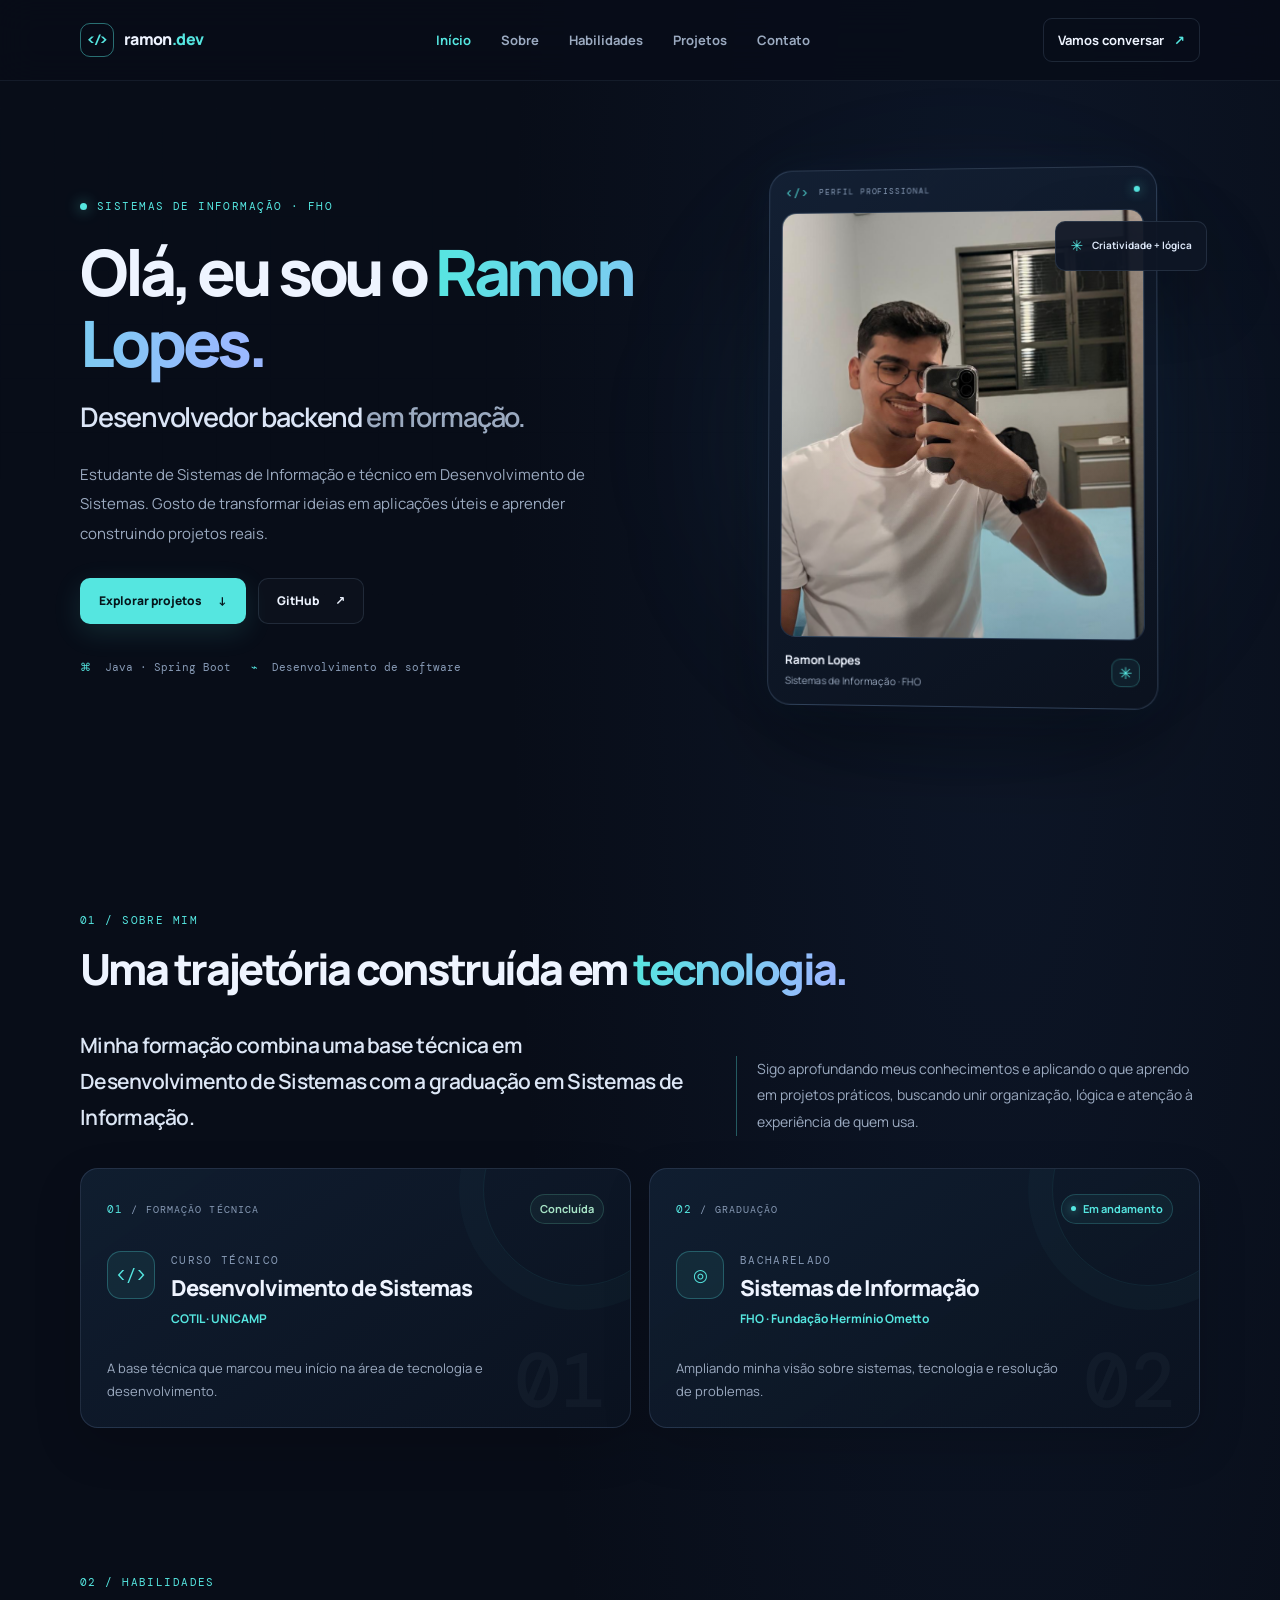
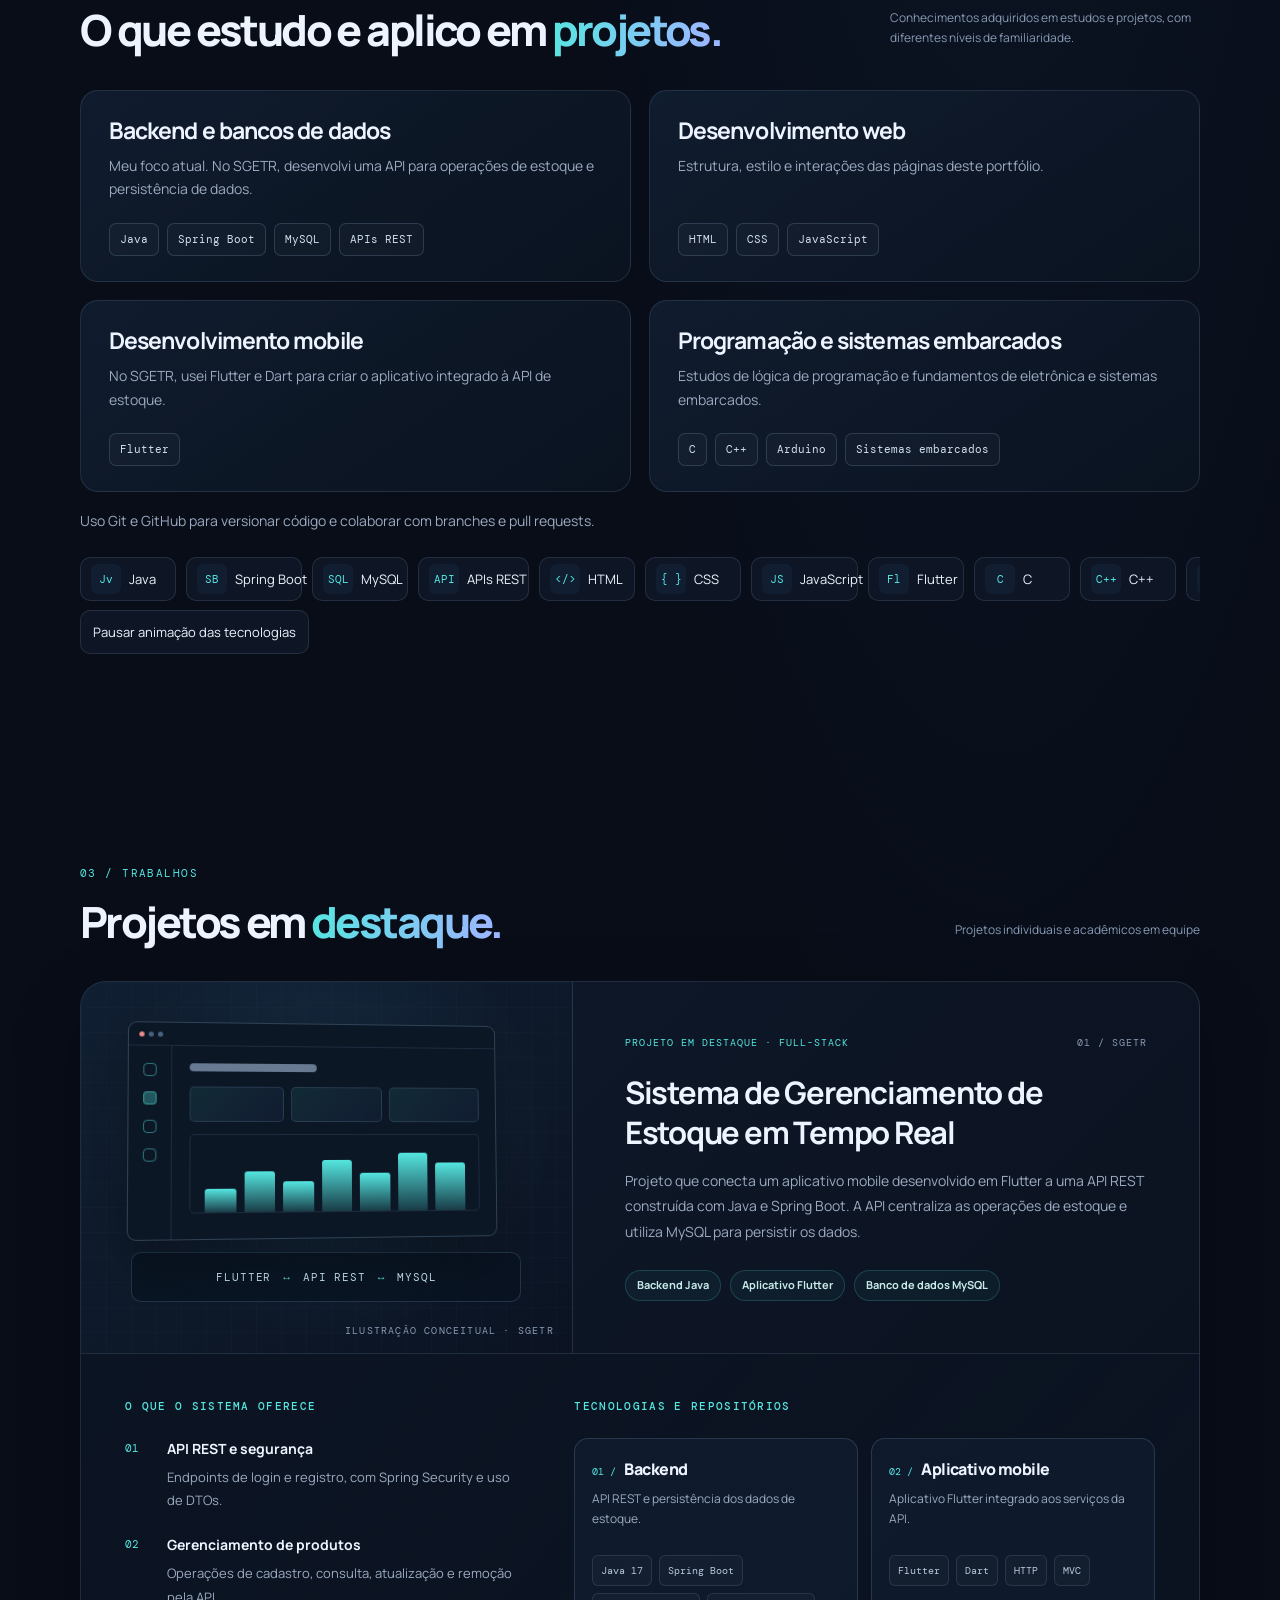
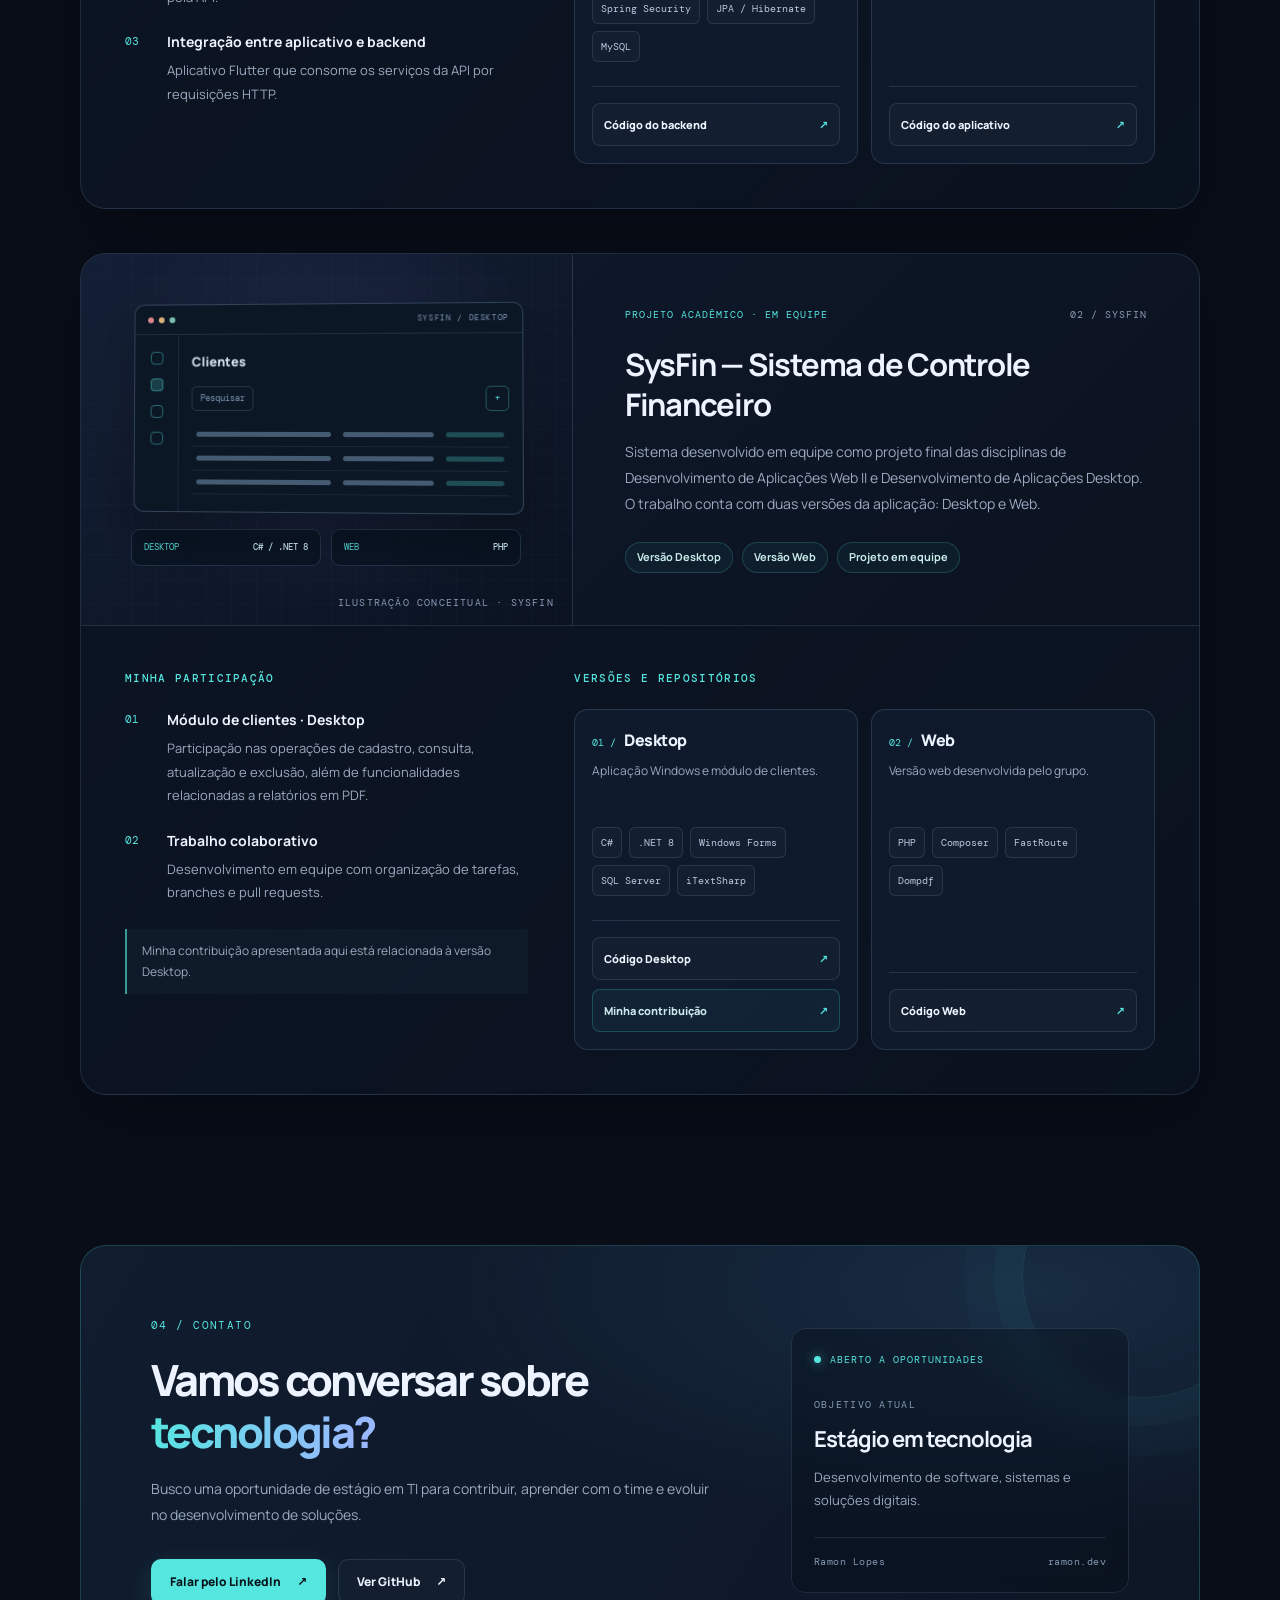
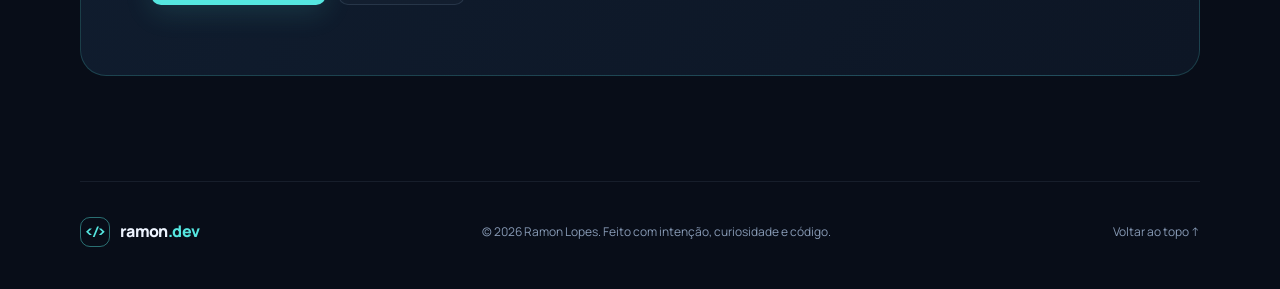
<file: index.html>
<!doctype html>
<html lang="pt-BR">

<head>
  <meta charset="UTF-8" />
  <meta name="viewport" content="width=device-width, initial-scale=1.0" />
  <meta name="theme-color" content="#080d18" />
  <meta name="description"
    content="Portfólio de Ramon Lopes, estudante de Sistemas de Informação e desenvolvedor backend em formação, com foco em Java e Spring Boot." />
  <title>Ramon Lopes | Portfólio</title>
  <link rel="preconnect" href="https://fonts.googleapis.com" />
  <link rel="preconnect" href="https://fonts.gstatic.com" crossorigin />
  <link
    href="https://fonts.googleapis.com/css2?family=DM+Mono:wght@400;500&family=Manrope:wght@400;500;600;700;800&display=swap"
    rel="stylesheet" />
  <link rel="stylesheet" href="css/style.css" />
  <script src="js/script.js" defer></script>
</head>

<body>
  <a class="skip-link" href="#conteudo-principal">Pular para o conteúdo</a>

  <header class="site-header">
    <a class="brand" href="#inicio" aria-label="Ramon Lopes — Página inicial">
      <span class="brand-mark" aria-hidden="true">&lt;/&gt;</span>
      <span>ramon<span class="brand-accent">.dev</span></span>
    </a>

    <button class="menu-toggle" type="button" aria-expanded="false" aria-controls="main-navigation"
      aria-label="Abrir menu de navegação">
      <span></span>
      <span></span>
      <span></span>
    </button>

    <nav class="main-nav" id="main-navigation" aria-label="Navegação principal">
      <a href="#inicio" aria-current="location">Início</a>
      <a href="#sobre">Sobre</a>
      <a href="#habilidades">Habilidades</a>
      <a href="#projetos">Projetos</a>
      <a href="#contato">Contato</a>
    </nav>

    <a class="header-cta" href="#contato">Vamos conversar <span aria-hidden="true">↗</span></a>
  </header>

  <main id="conteudo-principal" tabindex="-1">
    <section class="hero section-shell" id="inicio" aria-labelledby="hero-title">
      <div class="hero-copy">
        <p class="eyebrow"><span class="status-dot"></span> Sistemas de Informação · FHO</p>
        <h1 id="hero-title">Olá, eu sou o <span class="text-gradient">Ramon Lopes.</span></h1>
        <p class="hero-role">Desenvolvedor backend <span class="muted-text">em formação.</span></p>
        <p class="hero-description">
          Estudante de Sistemas de Informação e técnico em Desenvolvimento de Sistemas.
          Gosto de transformar ideias em aplicações úteis e aprender construindo projetos reais.
        </p>
        <div class="hero-actions">
          <a class="button button-primary" href="#projetos">Explorar projetos <span aria-hidden="true">↓</span></a>
          <a class="button button-secondary" href="https://github.com/ramon-lopes" target="_blank"
            rel="noopener noreferrer">GitHub <span aria-hidden="true">↗</span></a>
        </div>
        <div class="hero-meta">
          <span><span class="meta-symbol">⌘</span> Java · Spring Boot</span>
          <span><span class="meta-symbol">⌁</span> Desenvolvimento de software</span>
        </div>
      </div>

      <div class="hero-visual">
        <div class="profile-glow" aria-hidden="true"></div>
        <figure class="profile-frame">
          <div class="profile-frame-top">
            <span class="profile-frame-mark" aria-hidden="true">&lt;/&gt;</span>
            <span class="profile-frame-label">PERFIL PROFISSIONAL</span>
            <span class="profile-frame-indicator" aria-hidden="true"></span>
          </div>
          <div class="profile-image-wrap">
            <img class="profile-photo" src="assets/images/ramon-perfil.jpeg"
              data-fallback-src="assets/foto-perfil-placeholder.svg" alt="Foto de perfil de Ramon Lopes"
              width="960" height="1280" fetchpriority="high" />
          </div>
          <figcaption class="profile-caption">
            <div>
              <strong>Ramon Lopes</strong>
              <span>Sistemas de Informação · FHO</span>
            </div>
            <span class="profile-caption-mark" aria-hidden="true">✳</span>
          </figcaption>
        </figure>
        <div class="floating-badge badge-top"><span aria-hidden="true">✳</span> Criatividade + lógica</div>
      </div>
    </section>

    <section class="about section-shell section-block" id="sobre" aria-labelledby="about-title">
      <div class="section-heading">
        <p class="eyebrow">01 / SOBRE MIM</p>
        <h2 id="about-title">Uma trajetória construída em <span class="text-gradient">tecnologia.</span></h2>
      </div>

      <div class="about-intro">
        <p class="about-lead">
          Minha formação combina uma base técnica em Desenvolvimento de Sistemas
          com a graduação em Sistemas de Informação.
        </p>
        <p class="about-support">
          Sigo aprofundando meus conhecimentos e aplicando o que aprendo em projetos
          práticos, buscando unir organização, lógica e atenção à experiência de quem usa.
        </p>
      </div>

      <div class="education-grid" role="group" aria-label="Formação acadêmica">
        <article class="education-card education-card-technical">
          <div class="education-card-top">
            <span class="education-sequence">01 <span>/ FORMAÇÃO TÉCNICA</span></span>
            <span class="education-status">Concluída</span>
          </div>
          <div class="education-card-main">
            <span class="education-icon" aria-hidden="true">&lt;/&gt;</span>
            <div>
              <p class="education-level">Curso técnico</p>
              <h3>Desenvolvimento de Sistemas</h3>
              <p class="education-institution">COTIL · UNICAMP</p>
            </div>
          </div>
          <p class="education-description">A base técnica que marcou meu início na área de tecnologia e desenvolvimento.
          </p>
          <span class="education-card-number" aria-hidden="true">01</span>
        </article>

        <article class="education-card education-card-degree">
          <div class="education-card-top">
            <span class="education-sequence">02 <span>/ GRADUAÇÃO</span></span>
            <span class="education-status education-status-current"><span></span> Em andamento</span>
          </div>
          <div class="education-card-main">
            <span class="education-icon" aria-hidden="true">◎</span>
            <div>
              <p class="education-level">Bacharelado</p>
              <h3>Sistemas de Informação</h3>
              <p class="education-institution">FHO · Fundação Hermínio Ometto</p>
            </div>
          </div>
          <p class="education-description">Ampliando minha visão sobre sistemas, tecnologia e resolução de problemas.
          </p>
          <span class="education-card-number" aria-hidden="true">02</span>
        </article>
      </div>
    </section>

    <section class="skills section-shell section-block" id="habilidades" aria-labelledby="skills-title">
      <div class="section-heading section-heading-row">
        <div>
          <p class="eyebrow">02 / HABILIDADES</p>
          <h2 id="skills-title">O que estudo e aplico em <span class="text-gradient">projetos.</span></h2>
        </div>
        <p class="section-note skills-note">Conhecimentos adquiridos em estudos e projetos, com diferentes níveis de familiaridade.</p>
      </div>

      <div class="skills-grid">
        <article class="skill-card">
          <h3>Backend e bancos de dados</h3>
          <p>Meu foco atual. No SGETR, desenvolvi uma API para operações de estoque e persistência de dados.</p>
          <ul class="skill-tags" role="list">
            <li data-tech-mark="Jv">Java</li>
            <li data-tech-mark="SB">Spring Boot</li>
            <li data-tech-mark="SQL">MySQL</li>
            <li data-tech-mark="API">APIs REST</li>
          </ul>
        </article>

        <article class="skill-card">
          <h3>Desenvolvimento web</h3>
          <p>Estrutura, estilo e interações das páginas deste portfólio.</p>
          <ul class="skill-tags" role="list">
            <li data-tech-mark="&lt;/&gt;">HTML</li>
            <li data-tech-mark="{ }">CSS</li>
            <li data-tech-mark="JS">JavaScript</li>
          </ul>
        </article>

        <article class="skill-card">
          <h3>Desenvolvimento mobile</h3>
          <p>No SGETR, usei Flutter e Dart para criar o aplicativo integrado à API de estoque.</p>
          <ul class="skill-tags" role="list">
            <li data-tech-mark="Fl">Flutter</li>
          </ul>
        </article>

        <article class="skill-card">
          <h3>Programação e sistemas embarcados</h3>
          <p>Estudos de lógica de programação e fundamentos de eletrônica e sistemas embarcados.</p>
          <ul class="skill-tags" role="list">
            <li data-tech-mark="C">C</li>
            <li data-tech-mark="C++">C++</li>
            <li data-tech-mark="Ard">Arduino</li>
            <li data-tech-mark="µC">Sistemas embarcados</li>
          </ul>
        </article>
      </div>

      <p class="skills-practice">Uso Git e GitHub para versionar código e colaborar com branches e pull requests.</p>

      <div class="tech-marquee" hidden>
        <div class="tech-marquee__viewport" aria-hidden="true"></div>
        <button class="tech-marquee__pause" type="button" aria-pressed="false">Pausar animação das tecnologias</button>
      </div>
    </section>

    <section class="projects section-shell section-block" id="projetos" aria-labelledby="projects-title">
      <div class="section-heading section-heading-row">
        <div>
          <p class="eyebrow">03 / TRABALHOS</p>
          <h2 id="projects-title">Projetos em <span class="text-gradient">destaque.</span></h2>
        </div>
        <span class="section-note">Projetos individuais e acadêmicos em equipe</span>
      </div>

      <!-- SGETR: contexto, funcionalidades e código agrupado por componente. -->
      <article class="project-card" aria-labelledby="sgetr-title">
        <div class="project-lead">
          <div class="project-preview project-preview--sgetr" aria-hidden="true">
            <div class="project-preview-content">
              <div class="inventory-ui">
                <div class="inventory-top"><span></span><span></span><span></span></div>
                <div class="inventory-body">
                  <div class="inventory-sidebar"><i></i><i></i><i></i><i></i></div>
                  <div class="inventory-main">
                    <div class="inventory-title"></div>
                    <div class="inventory-stats"><i></i><i></i><i></i></div>
                    <div class="inventory-chart">
                      <span></span><span></span><span></span><span></span><span></span><span></span><span></span>
                    </div>
                  </div>
                </div>
              </div>
              <div class="project-flow">
                <span>FLUTTER</span>
                <span class="project-flow-arrow">↔</span>
                <span>API REST</span>
                <span class="project-flow-arrow">↔</span>
                <span>MYSQL</span>
              </div>
            </div>
            <span class="preview-label">ILUSTRAÇÃO CONCEITUAL · SGETR</span>
          </div>
          <div class="project-info">
            <div class="project-topline">
              <span class="project-type">PROJETO EM DESTAQUE · FULL-STACK</span>
              <span class="project-number">01 / SGETR</span>
            </div>
            <h3 id="sgetr-title">Sistema de Gerenciamento de Estoque em Tempo Real</h3>
            <p class="project-description">
              Projeto que conecta um aplicativo mobile desenvolvido em Flutter a uma API REST
              construída com Java e Spring Boot. A API centraliza as operações de estoque e
              utiliza MySQL para persistir os dados.
            </p>
            <div class="project-lead-tags" aria-label="Componentes do SGETR">
              <span>Backend Java</span><span>Aplicativo Flutter</span><span>Banco de dados MySQL</span>
            </div>
          </div>
        </div>

        <div class="project-details">
          <section class="project-highlights" aria-labelledby="sgetr-highlights-title">
            <h4 class="project-subheading" id="sgetr-highlights-title">O QUE O SISTEMA OFERECE</h4>
            <ul class="project-feature-list">
              <li>
                <span class="project-feature-index" aria-hidden="true">01</span>
                <span class="project-feature-copy">
                  <strong>API REST e segurança</strong>
                  <span>Endpoints de login e registro, com Spring Security e uso de DTOs.</span>
                </span>
              </li>
              <li>
                <span class="project-feature-index" aria-hidden="true">02</span>
                <span class="project-feature-copy">
                  <strong>Gerenciamento de produtos</strong>
                  <span>Operações de cadastro, consulta, atualização e remoção pela API.</span>
                </span>
              </li>
              <li>
                <span class="project-feature-index" aria-hidden="true">03</span>
                <span class="project-feature-copy">
                  <strong>Integração entre aplicativo e backend</strong>
                  <span>Aplicativo Flutter que consome os serviços da API por requisições HTTP.</span>
                </span>
              </li>
            </ul>
          </section>

          <section class="project-deliverables" aria-labelledby="sgetr-components-title">
            <h4 class="project-subheading" id="sgetr-components-title">TECNOLOGIAS E REPOSITÓRIOS</h4>
            <div class="project-tech-stack">
              <div class="project-tech-group">
                <div class="project-component-header">
                  <span class="project-component-number" aria-hidden="true">01 /</span>
                  <h5>Backend</h5>
                </div>
                <p class="project-component-description">API REST e persistência dos dados de estoque.</p>
                <ul class="tech-list" aria-label="Tecnologias do backend do SGETR">
                  <li>Java 17</li><li>Spring Boot</li><li>Spring Security</li>
                  <li>JPA / Hibernate</li><li>MySQL</li>
                </ul>
                <div class="project-component-links">
                  <a class="project-link" href="https://github.com/ramon-lopes/estoque-api-backend"
                    target="_blank" rel="noopener noreferrer" aria-label="Ver código do backend do SGETR no GitHub">
                    Código do backend <span aria-hidden="true">↗</span>
                  </a>
                </div>
              </div>
              <div class="project-tech-group">
                <div class="project-component-header">
                  <span class="project-component-number" aria-hidden="true">02 /</span>
                  <h5>Aplicativo mobile</h5>
                </div>
                <p class="project-component-description">Aplicativo Flutter integrado aos serviços da API.</p>
                <ul class="tech-list" aria-label="Tecnologias do aplicativo do SGETR">
                  <li>Flutter</li><li>Dart</li><li>HTTP</li><li>MVC</li>
                </ul>
                <div class="project-component-links">
                  <a class="project-link" href="https://github.com/ramon-lopes/app-mgr-software"
                    target="_blank" rel="noopener noreferrer" aria-label="Ver código do aplicativo do SGETR no GitHub">
                    Código do aplicativo <span aria-hidden="true">↗</span>
                  </a>
                </div>
              </div>
            </div>
          </section>
        </div>
      </article>

      <!-- SysFin: o destaque da contribuição refere-se à versão Desktop. -->
      <article class="project-card" aria-labelledby="sysfin-title">
        <div class="project-lead">
          <div class="project-preview project-preview--sysfin" aria-hidden="true">
            <div class="sysfin-preview">
              <div class="sysfin-window">
                <div class="sysfin-window-top">
                  <span class="sysfin-window-dots"><i></i><i></i><i></i></span>
                  <span>SYSFIN / DESKTOP</span>
                </div>
                <div class="sysfin-window-body">
                  <div class="sysfin-window-sidebar"><i></i><i></i><i></i><i></i></div>
                  <div class="sysfin-window-main">
                    <span class="sysfin-window-heading">Clientes</span>
                    <div class="sysfin-window-toolbar"><span>Pesquisar</span><span>+</span></div>
                    <div class="sysfin-window-row"><span></span><span></span><span></span></div>
                    <div class="sysfin-window-row"><span></span><span></span><span></span></div>
                    <div class="sysfin-window-row"><span></span><span></span><span></span></div>
                  </div>
                </div>
              </div>
              <div class="sysfin-versions">
                <span>DESKTOP <strong>C# / .NET 8</strong></span>
                <span>WEB <strong>PHP</strong></span>
              </div>
            </div>
            <span class="preview-label">ILUSTRAÇÃO CONCEITUAL · SYSFIN</span>
          </div>
          <div class="project-info">
            <div class="project-topline">
              <span class="project-type">PROJETO ACADÊMICO · EM EQUIPE</span>
              <span class="project-number">02 / SYSFIN</span>
            </div>
            <h3 id="sysfin-title">SysFin — Sistema de Controle Financeiro</h3>
            <p class="project-description">
              Sistema desenvolvido em equipe como projeto final das disciplinas de Desenvolvimento
              de Aplicações Web II e Desenvolvimento de Aplicações Desktop. O trabalho conta com
              duas versões da aplicação: Desktop e Web.
            </p>
            <div class="project-lead-tags" aria-label="Versões do SysFin">
              <span>Versão Desktop</span><span>Versão Web</span><span>Projeto em equipe</span>
            </div>
          </div>
        </div>

        <div class="project-details">
          <section class="project-highlights" aria-labelledby="sysfin-highlights-title">
            <h4 class="project-subheading" id="sysfin-highlights-title">MINHA PARTICIPAÇÃO</h4>
            <ul class="project-feature-list">
              <li>
                <span class="project-feature-index" aria-hidden="true">01</span>
                <span class="project-feature-copy">
                  <strong>Módulo de clientes · Desktop</strong>
                  <span>Participação nas operações de cadastro, consulta, atualização e exclusão, além de funcionalidades relacionadas a relatórios em PDF.</span>
                </span>
              </li>
              <li>
                <span class="project-feature-index" aria-hidden="true">02</span>
                <span class="project-feature-copy">
                  <strong>Trabalho colaborativo</strong>
                  <span>Desenvolvimento em equipe com organização de tarefas, branches e pull requests.</span>
                </span>
              </li>
            </ul>
            <p class="project-contribution-note">Minha contribuição apresentada aqui está relacionada à versão Desktop.</p>
          </section>

          <section class="project-deliverables" aria-labelledby="sysfin-components-title">
            <h4 class="project-subheading" id="sysfin-components-title">VERSÕES E REPOSITÓRIOS</h4>
            <div class="project-tech-stack">
              <div class="project-tech-group">
                <div class="project-component-header">
                  <span class="project-component-number" aria-hidden="true">01 /</span>
                  <h5>Desktop</h5>
                </div>
                <p class="project-component-description">Aplicação Windows e módulo de clientes.</p>
                <ul class="tech-list" aria-label="Tecnologias da versão Desktop do SysFin">
                  <li>C#</li><li>.NET 8</li><li>Windows Forms</li>
                  <li>SQL Server</li><li>iTextSharp</li>
                </ul>
                <div class="project-component-links">
                  <a class="project-link" href="https://github.com/ProfMatioli-TDS2/sysfin-tds2-desk"
                    target="_blank" rel="noopener noreferrer" aria-label="Ver código Desktop do SysFin no GitHub">
                    Código Desktop <span aria-hidden="true">↗</span>
                  </a>
                  <a class="project-link project-link--subtle" href="https://github.com/ProfMatioli-TDS2/sysfin-tds2-desk/pull/18"
                    target="_blank" rel="noopener noreferrer" aria-label="Ver minha contribuição na versão Desktop do SysFin">
                    Minha contribuição <span aria-hidden="true">↗</span>
                  </a>
                </div>
              </div>
              <div class="project-tech-group">
                <div class="project-component-header">
                  <span class="project-component-number" aria-hidden="true">02 /</span>
                  <h5>Web</h5>
                </div>
                <p class="project-component-description">Versão web desenvolvida pelo grupo.</p>
                <ul class="tech-list" aria-label="Tecnologias da versão Web do SysFin">
                  <li>PHP</li><li>Composer</li><li>FastRoute</li><li>Dompdf</li>
                </ul>
                <div class="project-component-links">
                  <a class="project-link" href="https://github.com/ProfMatioli-TDS2/sysfin-tds2-daw"
                    target="_blank" rel="noopener noreferrer" aria-label="Ver código Web do SysFin no GitHub">
                    Código Web <span aria-hidden="true">↗</span>
                  </a>
                </div>
              </div>
            </div>
          </section>
        </div>
      </article>
    </section>

    <section class="contact section-shell section-block" id="contato" aria-labelledby="contact-title">
      <div class="contact-card">
        <div class="contact-copy">
          <p class="eyebrow">04 / CONTATO</p>
          <h2 id="contact-title">Vamos conversar sobre <span class="text-gradient">tecnologia?</span></h2>
          <p>
            Busco uma oportunidade de estágio em TI para contribuir, aprender com o time
            e evoluir no desenvolvimento de soluções.
          </p>
          <div class="hero-actions">
            <a class="button button-primary" href="https://www.linkedin.com/in/ramon-almeida-lopes/" target="_blank"
              rel="noopener noreferrer">Falar pelo LinkedIn <span aria-hidden="true">↗</span></a>
            <a class="button button-secondary" href="https://github.com/ramon-lopes" target="_blank"
              rel="noopener noreferrer">Ver GitHub <span aria-hidden="true">↗</span></a>
          </div>
        </div>

        <aside class="contact-aside" aria-label="Interesses profissionais">
          <div class="contact-aside-top">
            <span class="contact-online-dot" aria-hidden="true"></span>
            <span>ABERTO A OPORTUNIDADES</span>
          </div>
          <div class="contact-aside-content">
            <p class="contact-aside-label">OBJETIVO ATUAL</p>
            <h3>Estágio em tecnologia</h3>
            <p>Desenvolvimento de software, sistemas e soluções digitais.</p>
          </div>
          <div class="contact-aside-footer">
            <span>Ramon Lopes</span>
            <span>ramon.dev</span>
          </div>
        </aside>
      </div>
    </section>
  </main>

  <footer class="site-footer section-shell">
    <a class="brand footer-brand" href="#inicio">
      <span class="brand-mark" aria-hidden="true">&lt;/&gt;</span>
      <span>ramon<span class="brand-accent">.dev</span></span>
    </a>
    <p>© <span id="ano"></span> Ramon Lopes. Feito com intenção, curiosidade e código.</p>
    <a class="back-to-top" href="#inicio">Voltar ao topo ↑</a>
  </footer>
</body>

</html>
</file>
<file: css/style.css>
:root {

  color-scheme: dark;

  --color-bg: #080d18;

  --color-surface: #0e1625;

  --color-surface-raised: #111d30;

  --color-border: rgba(157, 184, 218, 0.15);

  --color-text: #eef4ff;

  --color-muted: #9baac0;

  --color-subtle: #879ab5;

  --color-cyan: #55e6e0;

  --color-blue: #6d91ff;

  --color-purple: #b49aff;

  --font-body: 'Manrope', system-ui, -apple-system, BlinkMacSystemFont, 'Segoe UI', sans-serif;

  --font-mono: 'DM Mono', 'SFMono-Regular', Consolas, monospace;

  --container: 1120px;

  --radius-sm: 10px;

  --radius-md: 18px;

  --radius-lg: 26px;

  --shadow-card: 0 24px 70px rgba(0, 0, 0, 0.24);

}

/* Acessibilidade: foco visível para navegação por teclado. */

:focus-visible {

  outline: 3px solid var(--color-cyan);

  outline-offset: 4px;

}

.skip-link {

  position: fixed;

  z-index: 1000;

  top: 12px;

  left: 12px;

  transform: translateY(-160%);

  padding: 12px 16px;

  border-radius: 8px;

  color: #080d18;

  background: var(--color-cyan);

  font-weight: 800;

  transition: transform 160ms ease;

}

.skip-link:focus {

  transform: translateY(0);

}

* {

  box-sizing: border-box;

}

html {

  scroll-behavior: smooth;

  scroll-padding-top: 100px;

}

body {

  margin: 0;

  background:

    radial-gradient(ellipse at 78% 10%, rgba(48, 87, 150, 0.12), transparent 35%),

    var(--color-bg);

  color: var(--color-text);

  font-family: var(--font-body);

  line-height: 1.7;

  -webkit-font-smoothing: antialiased;

}

body::before {

  position: fixed;

  inset: 0;

  z-index: -1;

  pointer-events: none;

  content: '';

  opacity: 0.13;

  background-image: linear-gradient(rgba(120, 150, 190, 0.08) 1px, transparent 1px),

    linear-gradient(90deg, rgba(120, 150, 190, 0.08) 1px, transparent 1px);

  background-size: 54px 54px;

  mask-image: linear-gradient(to bottom, black, transparent 85%);

}

a {

  color: inherit;

  text-decoration: none;

}

a:focus-visible {

  outline: 2px solid var(--color-cyan);

  outline-offset: 5px;

}

button,

input,

textarea {

  font: inherit;

}

::selection {

  color: var(--color-bg);

  background: var(--color-cyan);

}

.section-shell {

  width: min(var(--container), calc(100% - 48px));

  margin-left: auto;
  margin-right: auto;

}

.section-block {

  padding-top: 105px;
  padding-bottom: 105px;

}

.site-header {

  position: sticky;

  top: 0;

  z-index: 20;

  display: flex;

  align-items: center;

  justify-content: space-between;

  gap: 28px;

  width: 100%;

  padding: 18px max(24px, calc((100% - var(--container)) / 2));

  border-bottom: 1px solid rgba(157, 184, 218, 0.09);

  background: rgba(8, 13, 24, 0.84);

  backdrop-filter: blur(18px);

}

.brand {

  display: inline-flex;

  align-items: center;

  gap: 10px;

  font-weight: 800;

  letter-spacing: -0.04em;

  white-space: nowrap;

}

.brand-mark {

  display: grid;

  place-items: center;

  width: 34px;

  height: 34px;

  border: 1px solid rgba(85, 230, 224, 0.45);

  border-radius: 10px;

  color: var(--color-cyan);

  font-family: var(--font-mono);

  font-size: 12px;

}

.brand-accent {

  color: var(--color-cyan);

}

.main-nav {

  display: flex;

  align-items: center;

  gap: 30px;

}

.menu-toggle {

  display: none;

  width: 42px;

  height: 42px;

  padding: 10px;

  border: 1px solid var(--color-border);

  border-radius: 10px;

  background: transparent;

  cursor: pointer;

}

.menu-toggle span {

  display: block;

  width: 100%;

  height: 2px;

  margin: 4px 0;

  border-radius: 2px;

  background: var(--color-text);

  transition: transform 180ms ease, opacity 180ms ease;

}

.menu-toggle[aria-expanded="true"] span:first-child {

  transform: translateY(6px) rotate(45deg);

}

.menu-toggle[aria-expanded="true"] span:nth-child(2) {

  opacity: 0;

}

.menu-toggle[aria-expanded="true"] span:last-child {

  transform: translateY(-6px) rotate(-45deg);

}

.main-nav a,

.header-cta {

  color: var(--color-muted);

  font-size: 13px;

  font-weight: 700;

  transition: color 180ms ease;

}

.main-nav a:hover,

.main-nav a[aria-current="page"],

.main-nav a[aria-current="location"],

.header-cta:hover {

  color: var(--color-cyan);

}

.header-cta {

  padding: 10px 14px;

  border: 1px solid var(--color-border);

  border-radius: 9px;

  color: var(--color-text);

  white-space: nowrap;

}

.header-cta span {

  margin-left: 7px;

  color: var(--color-cyan);

}

.hero {

  display: grid;

  grid-template-columns: 1.1fr 0.9fr;

  align-items: center;

  gap: 56px;

  min-height: 650px;

  padding-block: 86px 100px;

}

.hero-copy {

  max-width: 630px;

}

.eyebrow {

  display: flex;

  align-items: center;

  gap: 10px;

  margin: 0 0 20px;

  color: var(--color-cyan);

  font-family: var(--font-mono);

  font-size: 11px;

  letter-spacing: 0.13em;

  text-transform: uppercase;

}

.status-dot,

.footer-status-dot {

  width: 7px;

  height: 7px;

  border-radius: 50%;

  background: var(--color-cyan);

  box-shadow: 0 0 14px rgba(85, 230, 224, 0.7);

}

.hero h1 {

  margin: 0;

  font-size: clamp(38px, 5vw, 64px);

  font-weight: 800;

  letter-spacing: -0.065em;

  line-height: 1.12;

}

.text-gradient {

  color: var(--color-cyan);

  background: linear-gradient(100deg, var(--color-cyan), #9ab8ff 90%);

  -webkit-background-clip: text;

  background-clip: text;

  -webkit-text-fill-color: transparent;

}

.hero-role {

  margin: 18px 0 0;

  color: #dbe5f6;

  font-size: clamp(19px, 2.3vw, 27px);

  font-weight: 600;

  letter-spacing: -0.04em;

  line-height: 1.45;

}

.muted-text {

  color: var(--color-muted);

}

.hero-description {

  max-width: 560px;

  margin: 24px 0 0;

  color: var(--color-muted);

  font-size: 15px;

  line-height: 1.95;

}

.hero-actions {

  display: flex;

  flex-wrap: wrap;

  gap: 12px;

  margin-top: 30px;

}

.button {

  display: inline-flex;

  align-items: center;

  justify-content: center;

  gap: 16px;

  min-height: 46px;

  padding: 0 18px;

  border: 1px solid transparent;

  border-radius: 10px;

  font-size: 12px;

  font-weight: 800;

  transition: transform 180ms ease, border-color 180ms ease, background 180ms ease;

}

.button:hover {

  transform: translateY(-2px);

}

.button-primary {

  background: var(--color-cyan);

  color: #06151b;

  box-shadow: 0 8px 28px rgba(85, 230, 224, 0.13);

}

.button-primary:hover {

  background: #8af4ef;

}

.button-secondary {

  border-color: var(--color-border);

  background: rgba(255, 255, 255, 0.02);

  color: var(--color-text);

}

.button-secondary:hover {

  border-color: rgba(85, 230, 224, 0.5);

}

.hero-meta {

  display: flex;

  flex-wrap: wrap;

  gap: 20px;

  margin-top: 34px;

  color: var(--color-subtle);

  font-family: var(--font-mono);

  font-size: 11px;

}

.meta-symbol {

  margin-right: 7px;

  color: var(--color-cyan);

}

/* Retrato de perfil */

.hero-visual {

  position: relative;

  display: grid;

  place-items: center;

  min-height: 480px;

  margin: 0;

}

.profile-glow {

  position: absolute;

  width: min(350px, 100%);

  height: min(350px, 100%);

  border-radius: 50%;

  background: rgba(57, 128, 194, 0.2);

  filter: blur(90px);

}

.profile-frame {

  position: relative;

  z-index: 1;

  width: min(100%, 390px);

  margin: 0;

  padding: 12px;

  overflow: hidden;

  border: 1px solid rgba(143, 174, 218, 0.24);

  border-radius: 23px;

  background: linear-gradient(150deg, rgba(18, 31, 51, 0.98), rgba(10, 17, 30, 0.98));

  box-shadow: 0 35px 90px rgba(0, 0, 0, 0.42), 0 0 45px rgba(70, 130, 200, 0.08);

  transform: perspective(1000px) rotateY(-3deg) rotateX(1deg);

}

.profile-frame-top {

  display: flex;

  align-items: center;

  gap: 10px;

  height: 30px;

  padding: 0 4px 10px;

  color: var(--color-subtle);

  font-family: var(--font-mono);

  font-size: 8px;

  letter-spacing: 0.12em;

}

.profile-frame-mark {

  color: var(--color-cyan);

  font-size: 11px;

}

.profile-frame-indicator {

  width: 6px;

  height: 6px;

  margin-left: auto;

  border-radius: 50%;

  background: var(--color-cyan);

  box-shadow: 0 0 12px rgba(85, 230, 224, 0.7);

}

.profile-image-wrap {

  position: relative;

  overflow: hidden;

  aspect-ratio: 4 / 4.7;

  border: 1px solid rgba(143, 174, 218, 0.16);

  border-radius: 15px;

  background: linear-gradient(145deg, #1a2d43, #0d1727);

}

.profile-image-wrap::after {

  position: absolute;

  inset: 45% 0 0;

  content: '';

  pointer-events: none;

  background: linear-gradient(transparent, rgba(8, 13, 24, 0.25));

}

.profile-photo {

  display: block;

  width: 100%;

  height: 100%;

  object-fit: cover;

  object-position: center 34%;

}

.profile-photo.is-placeholder {

  object-fit: cover;

  opacity: 0.92;

}

.profile-caption {

  display: flex;

  align-items: center;

  justify-content: space-between;

  gap: 16px;

  padding: 13px 5px 3px;

}

.profile-caption>div {

  display: grid;

  gap: 2px;

}

.profile-caption strong {

  color: var(--color-text);

  font-size: 12px;

}

.profile-caption>div span {

  color: var(--color-muted);

  font-size: 10px;

}

.profile-caption-mark {

  display: grid;

  place-items: center;

  width: 28px;

  height: 28px;

  border: 1px solid rgba(85, 230, 224, 0.25);

  border-radius: 9px;

  color: var(--color-cyan);

  background: rgba(85, 230, 224, 0.06);

}

.floating-badge {

  position: absolute;

  z-index: 2;

  display: flex;

  align-items: center;

  gap: 9px;

  padding: 11px 14px;

  border: 1px solid var(--color-border);

  border-radius: 10px;

  background: rgba(14, 22, 37, 0.94);

  box-shadow: var(--shadow-card);

  color: #dce7f8;

  font-size: 10px;

  font-weight: 700;

}

.floating-badge span {

  color: var(--color-cyan);

  font-size: 15px;

}

.badge-top {

  top: 54px;

  right: -7px;

}

.section-heading {

  margin-bottom: 34px;

}

.section-heading .eyebrow {

  margin-bottom: 13px;

}

.section-heading h2,

.contact-card h2 {

  margin: 0;

  font-size: clamp(30px, 4vw, 43px);

  font-weight: 800;

  letter-spacing: -0.06em;

  line-height: 1.2;

}

.about-intro {

  display: grid;

  grid-template-columns: 1.05fr 0.8fr;

  align-items: end;

  gap: 48px;

  margin-bottom: 32px;

}

.about-lead {

  max-width: 680px;

  margin: 0;

  color: #dce6f5;

  font-size: clamp(17px, 2vw, 21px);

  font-weight: 600;

  letter-spacing: -0.035em;

  line-height: 1.7;

}

.about-support {

  max-width: 480px;

  margin: 0;

  padding-left: 20px;

  border-left: 1px solid rgba(85, 230, 224, 0.35);

  color: var(--color-muted);

  font-size: 14px;

  line-height: 1.9;

}

.education-grid {

  display: grid;

  grid-template-columns: repeat(2, minmax(0, 1fr));

  gap: 18px;

}

.education-card {

  position: relative;

  display: flex;

  min-height: 260px;

  flex-direction: column;

  justify-content: space-between;

  gap: 24px;

  overflow: hidden;

  padding: 25px 26px 23px;

  border: 1px solid rgba(143, 174, 218, 0.17);

  border-radius: var(--radius-md);

  background: linear-gradient(145deg, rgba(17, 31, 50, 0.92), rgba(11, 19, 32, 0.96));

  box-shadow: 0 18px 48px rgba(0, 0, 0, 0.16);

  transition: transform 180ms ease, border-color 180ms ease, background 180ms ease;

}

.education-card:hover {

  transform: translateY(-3px);

  border-color: rgba(85, 230, 224, 0.35);

}

.education-card::before {

  position: absolute;

  top: -75px;

  right: -45px;

  width: 190px;

  height: 190px;

  border: 1px solid rgba(85, 230, 224, 0.08);

  border-radius: 50%;

  box-shadow: 0 0 0 24px rgba(85, 230, 224, 0.025);

  content: '';

  pointer-events: none;

}

.education-card-top {

  position: relative;

  z-index: 1;

  display: flex;

  align-items: center;

  justify-content: space-between;

  gap: 12px;

}

.education-sequence {

  color: var(--color-cyan);

  font-family: var(--font-mono);

  font-size: 11px;

  letter-spacing: 0.1em;

}

.education-sequence span {

  color: var(--color-subtle);

  font-size: 10px;

}

.education-status {

  padding: 5px 9px;

  border: 1px solid rgba(110, 219, 178, 0.2);

  border-radius: 999px;

  color: #a7e4c7;

  background: rgba(110, 219, 178, 0.06);

  font-size: 11px;

  font-weight: 700;

  white-space: nowrap;

}

.education-status-current {

  display: inline-flex;

  align-items: center;

  gap: 7px;

  border-color: rgba(85, 230, 224, 0.2);

  color: var(--color-cyan);

  background: rgba(85, 230, 224, 0.06);

}

.education-status-current span {

  width: 5px;

  height: 5px;

  border-radius: 50%;

  background: var(--color-cyan);

  box-shadow: 0 0 9px rgba(85, 230, 224, 0.7);

}

.education-card-main {

  position: relative;

  z-index: 1;

  display: flex;

  align-items: flex-start;

  gap: 16px;

}

.education-icon {

  display: grid;

  flex: 0 0 48px;

  place-items: center;

  width: 48px;

  height: 48px;

  border: 1px solid rgba(85, 230, 224, 0.28);

  border-radius: 14px;

  color: var(--color-cyan);

  background: rgba(85, 230, 224, 0.07);

  font-family: var(--font-mono);

  font-size: 17px;

}

.education-level {

  margin: 0 0 4px;

  color: var(--color-subtle);

  font-family: var(--font-mono);

  font-size: 11px;

  letter-spacing: 0.12em;

  text-transform: uppercase;

}

.education-card h3 {

  margin: 0;

  color: var(--color-text);

  font-size: clamp(18px, 2vw, 22px);

  font-weight: 800;

  letter-spacing: -0.045em;

  line-height: 1.3;

}

.education-institution {

  margin: 7px 0 0;

  color: var(--color-cyan);

  font-size: 12px;

  font-weight: 700;

}

.education-description {

  position: relative;

  z-index: 1;

  max-width: 390px;

  margin: 0;

  color: var(--color-muted);

  font-size: 13px;

  line-height: 1.8;

}

.education-card-number {

  position: absolute;

  right: 23px;

  bottom: 7px;

  color: rgba(157, 184, 218, 0.045);

  font-family: var(--font-mono);

  font-size: 76px;

  font-weight: 500;

  line-height: 1;

  pointer-events: none;

}

.section-heading-row {

  display: flex;

  align-items: flex-end;

  justify-content: space-between;

  gap: 24px;

}

.section-note {

  padding-bottom: 7px;

  color: var(--color-subtle);

  font-size: 12px;

}

.project-card {

  overflow: hidden;

  border: 1px solid var(--color-border);

  border-radius: var(--radius-lg);

  background: linear-gradient(135deg, rgba(17, 28, 46, 0.92), rgba(10, 17, 29, 0.95));

  box-shadow: var(--shadow-card);

}

.project-preview {

  position: relative;

  display: grid;

  place-items: center;

  min-height: 365px;

  overflow: hidden;

  padding: 30px;

  background: radial-gradient(ellipse at 50% 40%, rgba(54, 123, 164, 0.22), transparent 65%), linear-gradient(145deg, #101f32, #0b1322);

}

.project-preview::before {

  position: absolute;

  inset: 0;

  content: '';

  opacity: 0.25;

  background-image: linear-gradient(rgba(115, 155, 192, 0.12) 1px, transparent 1px), linear-gradient(90deg, rgba(115, 155, 192, 0.12) 1px, transparent 1px);

  background-size: 25px 25px;

}

.inventory-ui {

  position: relative;

  z-index: 1;

  width: 100%;

  max-width: 370px;

  overflow: hidden;

  border: 1px solid rgba(141, 180, 212, 0.27);

  border-radius: 9px;

  background: #0c1726;

  box-shadow: 0 20px 55px rgba(0, 0, 0, 0.35);

  transform: perspective(700px) rotateY(5deg) rotateX(2deg);

}

.inventory-top {

  display: flex;

  gap: 4px;

  height: 23px;

  align-items: center;

  padding-inline: 10px;

  border-bottom: 1px solid rgba(141, 180, 212, 0.13);

}

.inventory-top span {

  width: 5px;

  height: 5px;

  border-radius: 50%;

  background: #47627e;

}

.inventory-top span:first-child {

  background: #f18e8e;

}

.inventory-body {

  display: grid;

  grid-template-columns: 42px 1fr;

  min-height: 190px;

}

.inventory-sidebar {

  display: flex;

  flex-direction: column;

  align-items: center;

  gap: 15px;

  padding-top: 17px;

  border-right: 1px solid rgba(141, 180, 212, 0.13);

}

.inventory-sidebar i {

  width: 13px;

  height: 13px;

  border: 1px solid rgba(85, 230, 224, 0.45);

  border-radius: 4px;

}

.inventory-sidebar i:nth-child(2) {

  background: rgba(85, 230, 224, 0.3);

}

.inventory-main {

  padding: 17px;

}

.inventory-title {

  width: 43%;

  height: 8px;

  margin-bottom: 15px;

  border-radius: 4px;

  background: #8da4bf;

  opacity: 0.7;

}

.inventory-stats {

  display: grid;

  grid-template-columns: repeat(3, 1fr);

  gap: 7px;

}

.inventory-stats i {

  height: 35px;

  border: 1px solid rgba(141, 180, 212, 0.17);

  border-radius: 5px;

  background: linear-gradient(135deg, rgba(85, 230, 224, 0.09), rgba(109, 145, 255, 0.05));

}

.inventory-chart {

  display: flex;

  align-items: flex-end;

  gap: 8px;

  height: 78px;

  margin-top: 12px;

  padding: 10px 14px 0;

  border: 1px solid rgba(141, 180, 212, 0.13);

  border-radius: 5px;

}

.inventory-chart span {

  flex: 1;

  border-radius: 3px 3px 0 0;

  background: linear-gradient(to top, rgba(85, 230, 224, 0.18), #55e6e0);

}

.inventory-chart span:nth-child(1) {

  height: 35%;

}

.inventory-chart span:nth-child(2) {

  height: 60%;

}

.inventory-chart span:nth-child(3) {

  height: 45%;

}

.inventory-chart span:nth-child(4) {

  height: 78%;

}

.inventory-chart span:nth-child(5) {

  height: 57%;

}

.inventory-chart span:nth-child(6) {

  height: 88%;

}

.inventory-chart span:nth-child(7) {

  height: 72%;

}

.preview-label {

  position: absolute;

  right: 18px;

  bottom: 14px;

  color: var(--color-subtle);

  font-family: var(--font-mono);

  font-size: 10px;

  letter-spacing: 0.12em;

}

.project-info {

  align-self: center;

  padding: 42px;

}

.project-topline {

  display: flex;

  align-items: center;

  justify-content: space-between;

  gap: 15px;

  color: var(--color-cyan);

  font-family: var(--font-mono);

  font-size: 10px;

  letter-spacing: 0.1em;

}

.project-number {

  color: var(--color-subtle);

}

.project-info h3 {

  margin: 18px 0 12px;

  font-size: clamp(20px, 2.4vw, 27px);

  letter-spacing: -0.04em;

  line-height: 1.35;

}

.project-description {

  max-width: 520px;

  margin: 0;

  color: var(--color-muted);

  font-size: 14px;

  line-height: 1.95;

}

.tech-list {

  display: flex;

  flex-wrap: wrap;

  gap: 7px;

  margin: 9px 0 22px;

  padding: 0;

  list-style: none;

}

.tech-list li {

  padding: 5px 9px;

  border: 1px solid var(--color-border);

  border-radius: 6px;

  color: #b9c9df;

  background: rgba(255, 255, 255, 0.025);

  font-family: var(--font-mono);

  font-size: 11px;

}

.project-link {

  display: inline-flex;

  align-items: center;

  gap: 9px;

  min-height: 38px;

  padding: 0 12px;

  border: 1px solid var(--color-border);

  border-radius: 8px;

  color: var(--color-text);

  background: rgba(255, 255, 255, 0.025);

  font-size: 12px;

  font-weight: 800;

  transition: border-color 180ms ease, color 180ms ease, transform 180ms ease;

}

.project-link span {

  color: var(--color-cyan);

}

.project-link:hover {

  transform: translateY(-2px);

  border-color: rgba(85, 230, 224, 0.45);

  color: var(--color-cyan);

}

.contact {

  padding-top: 45px;

}

.contact-card {

  position: relative;

  display: grid;

  grid-template-columns: minmax(0, 1.25fr) minmax(250px, 0.75fr);

  align-items: center;

  gap: clamp(30px, 6vw, 76px);

  overflow: hidden;

  padding: clamp(30px, 6vw, 70px);

  border: 1px solid rgba(85, 230, 224, 0.19);

  border-radius: var(--radius-lg);

  background: radial-gradient(ellipse at 85% 10%, rgba(68, 135, 184, 0.18), transparent 45%), linear-gradient(120deg, #101d2f, #0d1625);

}

.contact-card::after {

  position: absolute;

  top: -90px;

  right: -65px;

  width: 240px;

  height: 240px;

  border: 1px solid rgba(85, 230, 224, 0.1);

  border-radius: 50%;

  box-shadow: 0 0 0 28px rgba(85, 230, 224, 0.025), 0 0 0 58px rgba(85, 230, 224, 0.02);

  content: '';

  pointer-events: none;

}

.contact-copy,

.contact-aside {

  position: relative;

  z-index: 1;

}

.contact-card h2 {

  max-width: 650px;

}

.contact-copy>p:not(.eyebrow) {

  max-width: 590px;

  margin: 18px 0 0;

  color: var(--color-muted);

  font-size: 14px;

  line-height: 1.9;

}

.contact-card .hero-actions {

  position: relative;

  z-index: 1;

}

.contact-aside {

  padding: 22px;

  border: 1px solid rgba(143, 174, 218, 0.16);

  border-radius: 15px;

  background: rgba(7, 14, 25, 0.38);

  backdrop-filter: blur(10px);

}

.contact-aside-top {

  display: flex;

  align-items: center;

  gap: 9px;

  color: var(--color-cyan);

  font-family: var(--font-mono);

  font-size: 10px;

  letter-spacing: 0.1em;

}

.contact-online-dot {

  width: 7px;

  height: 7px;

  border-radius: 50%;

  background: var(--color-cyan);

  box-shadow: 0 0 12px rgba(85, 230, 224, 0.65);

}

.contact-aside-content {

  padding: 28px 0 24px;

}

.contact-aside-label {

  margin: 0 0 8px;

  color: var(--color-subtle);

  font-family: var(--font-mono);

  font-size: 10px;

  letter-spacing: 0.13em;

}

.contact-aside-content h3 {

  margin: 0;

  color: var(--color-text);

  font-size: 22px;

  letter-spacing: -0.045em;

}

.contact-aside-content>p:last-child {

  margin: 8px 0 0;

  color: var(--color-muted);

  font-size: 13px;

  line-height: 1.8;

}

.contact-aside-footer {

  display: flex;

  justify-content: space-between;

  gap: 10px;

  padding-top: 15px;

  border-top: 1px solid var(--color-border);

  color: var(--color-subtle);

  font-family: var(--font-mono);

  font-size: 10px;

  letter-spacing: 0.05em;

}

.site-footer {

  display: flex;

  align-items: center;

  justify-content: space-between;

  gap: 20px;

  padding-block: 28px 35px;

  border-top: 1px solid rgba(157, 184, 218, 0.1);

}

.footer-brand .brand-mark {

  width: 30px;

  height: 30px;

}

.site-footer p,

.back-to-top {

  color: var(--color-subtle);

  font-size: 12px;

}

.back-to-top:hover {

  color: var(--color-cyan);

}

@media (min-width: 1400px) {

  .hero {

    min-height: 720px;

  }

}

@media (max-width: 900px) {

  .site-header {

    gap: 16px;

  }

  .main-nav {

    gap: 17px;

  }

  .header-cta {

    display: none;

  }

  .hero {

    grid-template-columns: 1fr 0.85fr;

    gap: 28px;

    min-height: 590px;

  }

  .hero-visual {

    min-height: 420px;

  }

  .badge-top {

    right: -5px;

  }

  .about-intro {

    grid-template-columns: 1fr;

    gap: 16px;

  }

  .about-support {

    max-width: 640px;

  }

  .project-info {

    padding: 28px;

  }

}

@media (max-width: 680px) {

  html {

    scroll-padding-top: 78px;

  }

  .section-shell {

    width: min(var(--container), calc(100% - 36px));

  }

  .site-header {

    position: sticky;

    flex-wrap: wrap;

    padding: 12px 18px;

  }

  .brand {

    font-size: 14px;

  }

  .js .menu-toggle {

    display: block;

    margin-left: auto;

  }

  .main-nav {

    display: flex;

    order: 3;

    width: 100%;

    flex-direction: column;

    align-items: stretch;

    gap: 0;

    padding-top: 8px;

  }

  html:not(.js) {
    scroll-padding-top: 0;
  }

  html:not(.js) .site-header {
    position: static;
  }

  .js .main-nav:not(.is-open) {
    display: none;
  }

  .main-nav a {

    padding: 12px 4px;

    border-top: 1px solid var(--color-border);

  }

  .brand-mark {

    width: 30px;

    height: 30px;

  }

  .main-nav a {

    font-size: 14px;

  }

  .hero {

    grid-template-columns: 1fr;

    gap: 28px;

    min-height: auto;

    padding-block: 76px 55px;

  }

  .hero h1 {

    font-size: clamp(39px, 11vw, 56px);

  }

  .hero-description {

    font-size: 15px;

  }

  .hero-meta {

    gap: 12px;

    font-size: 11px;

  }

  .hero-visual {

    min-height: 450px;

    margin: 0 8px;

  }

  .profile-frame {

    max-width: 360px;

    transform: none;

  }

  .badge-top {

    top: 12px;

    right: -5px;

  }

  .floating-badge {

    padding: 8px 10px;

    font-size: 9px;

  }

  .section-block {

    padding-top: 70px;
    padding-bottom: 70px;

  }

  .section-heading {

    margin-bottom: 28px;

  }

  .about-intro {

    gap: 12px;

    margin-bottom: 24px;

  }

  .education-grid {

    grid-template-columns: 1fr;

    gap: 12px;

  }

  .education-card {

    min-height: 235px;

    padding: 21px;

  }

  .section-heading-row {

    align-items: flex-start;

    flex-direction: column;

    gap: 12px;

  }

  .project-preview {

    min-height: 270px;

    padding: 22px;

  }

  .project-info {

    padding: 28px 22px 30px;

  }

  .contact {

    padding-top: 20px;

  }

  .contact-card {

    grid-template-columns: 1fr;

    gap: 30px;

    padding: 30px 22px;

  }

  .contact-card h2 {

    font-size: 32px;

  }

  .contact-aside {

    max-width: none;

  }

  .site-footer {

    flex-wrap: wrap;

  }

  .site-footer p {

    order: 3;

    flex-basis: 100%;

    margin: 0;

  }

}

@media (max-width: 380px) {

  .hero-actions {

    flex-direction: column;

    align-items: stretch;

  }

  .hero-actions .button {

    justify-content: space-between;

  }

  .hero-meta {

    flex-direction: column;

  }

  .main-nav {

    gap: 5px;

  }

  .main-nav a {

    font-size: 14px;

  }

  .project-preview {

    min-height: 230px;

  }

  .hero-visual {

    min-height: 390px;

  }

  .profile-frame {

    max-width: 310px;

  }

  .floating-badge {

    max-width: 170px;

  }

  .contact-aside {

    padding: 18px;

  }

}

@media (prefers-reduced-motion: reduce) {

  *,

  *::before,

  *::after {

    scroll-behavior: auto !important;

    transition-duration: 0.01ms !important;

    animation-duration: 0.01ms !important;

    animation-iteration-count: 1 !important;

  }

}

/* Estrutura complementar da seção de projetos */
.project-preview-content {
  position: relative;
  z-index: 1;
  display: grid;
  gap: 14px;
  width: min(100%, 390px);
}

.project-flow {
  display: flex;
  align-items: center;
  justify-content: center;
  flex-wrap: wrap;
  gap: 12px;
  padding: 15px 18px;
  border: 1px solid rgba(130, 190, 220, 0.2);
  border-radius: 10px;
  color: #c8e5f3;
  background: rgba(8, 18, 32, 0.72);
  font-family: var(--font-mono);
  font-size: 11px;
  letter-spacing: 0.08em;
  text-align: center;
}

.project-flow-arrow {
  color: var(--color-cyan);
}

.project-highlights {
  margin-top: 30px;
}

.project-subheading {
  margin: 0 0 14px;
  color: var(--color-subtle);
  font-family: var(--font-mono);
  font-size: 11px;
  letter-spacing: 0.12em;
}

.project-feature-list {
  display: grid;
  gap: 18px;
  margin: 0;
  padding: 0;
  list-style: none;
}

.project-feature-list li {
  display: grid;
  grid-template-columns: 25px minmax(0, 1fr);
  gap: 10px;
  align-items: start;
}

.project-feature-index {
  color: var(--color-cyan);
  font-family: var(--font-mono);
  font-size: 10px;
  line-height: 1.8;
}

.project-feature-copy {
  display: grid;
  gap: 5px;
  color: var(--color-muted);
  font-size: 13px;
  line-height: 1.8;
}

.project-feature-copy strong {
  color: var(--color-text);
  font-size: 14px;
  font-weight: 700;
}

.project-tech-stack {
  display: grid;
  grid-template-columns: repeat(2, minmax(0, 1fr));
  gap: 14px;
  margin-top: 30px;
}

.project-tech-group {
  min-width: 0;
  padding: 15px 14px 12px;
  border: 1px solid rgba(157, 184, 218, 0.13);
  border-radius: 12px;
  background: rgba(255, 255, 255, 0.018);
}

.project-tech-group .tech-list {
  gap: 8px;
  margin: 0;
}

.project-tech-group .tech-list li {
  max-width: 100%;
}

.project-link {
  max-width: 100%;
  min-height: 42px;
  padding-inline: 14px;
  font-size: 12px;
}

.project-link span {
  flex: 0 0 auto;
}

@media (max-width: 680px) {
  .project-tech-stack {
    grid-template-columns: 1fr;
    gap: 11px;
  }

}

@media (max-width: 480px) {
  .project-link {
    width: 100%;
    justify-content: space-between;
  }
}


/* Etapa 1: habilidades e microinterações leves */
.skills {
  padding-top: 40px;
}

.skills .section-heading h2 {
  max-width: 760px;
}

.skills-note {
  max-width: 310px;
  margin: 0;
  line-height: 1.7;
}

.skills-grid {
  display: grid;
  grid-template-columns: repeat(2, minmax(0, 1fr));
  gap: 18px;
}

.skill-card {
  position: relative;
  display: flex;
  flex-direction: column;
  align-items: flex-start;
  min-width: 0;
  padding: 25px 28px;
  border: 1px solid var(--color-border);
  border-radius: var(--radius-md);
  background: linear-gradient(145deg, rgba(17, 31, 50, 0.86), rgba(11, 19, 32, 0.92));
  transition: transform 220ms ease, border-color 220ms ease, box-shadow 220ms ease;
}

.skill-card:hover {
  transform: translateY(-4px);
  border-color: rgba(85, 230, 224, 0.4);
  box-shadow: 0 22px 48px rgba(0, 0, 0, 0.2);
}

.skill-card h3 {
  margin: 0 0 8px;
  font-size: clamp(18px, 2vw, 23px);
  line-height: 1.3;
  letter-spacing: -0.04em;
}

.skill-card p {
  margin: 0 0 22px;
  color: var(--color-muted);
  font-size: 14px;
  line-height: 1.7;
}

.skill-tags {
  display: flex;
  flex-wrap: wrap;
  gap: 8px;
  margin: auto 0 0;
  padding: 0;
  list-style: none;
}

.skill-tags li {
  padding: 6px 10px;
  border: 1px solid rgba(157, 184, 218, 0.2);
  border-radius: 7px;
  color: #d2dfee;
  background: rgba(255, 255, 255, 0.025);
  font-family: var(--font-mono);
  font-size: 11px;
}

.skills-practice {
  margin: 17px 0 0;
  color: var(--color-muted);
  font-size: 14px;
}

.tech-marquee {
  --tech-gap: 10px;
  margin-top: 24px;
}

.tech-marquee__viewport {
  overflow: hidden;
  overflow: clip;
}

.tech-marquee__track,
.tech-marquee__group {
  display: flex;
}

.tech-marquee__group {
  flex-wrap: wrap;
  margin: 0;
  padding: 0;
  list-style: none;
}

.tech-marquee__copy,
.tech-marquee__pause {
  display: none;
}

.tech-chip {
  display: flex;
  align-items: center;
  min-height: 44px;
  margin: 0 var(--tech-gap) var(--tech-gap) 0;
  padding: 5px 10px;
  border: 1px solid var(--color-border);
  border-radius: var(--radius-sm);
  color: var(--color-text);
  background: var(--color-surface);
  font-size: 13px;
}

.tech-chip__mark {
  display: grid;
  flex: 0 0 30px;
  place-items: center;
  height: 30px;
  margin-right: 8px;
  border-radius: 6px;
  color: var(--color-cyan);
  background: var(--color-surface-raised);
  font-family: var(--font-mono);
  font-size: 11px;
}

@media (prefers-reduced-motion: no-preference) {
  .tech-marquee__track {
    width: max-content;
    animation: tech-marquee-scroll 52s linear infinite;
  }

  .tech-marquee__group {
    flex: none;
    flex-wrap: nowrap;
  }

  .tech-marquee__copy {
    display: flex;
  }

  .tech-chip {
    /* Cada sequência cobre a largura máxima de 1120px da seção. */
    min-width: 96px;
    margin-bottom: 0;
    white-space: nowrap;
  }

  .tech-marquee__pause {
    display: inline-flex;
    align-items: center;
    min-height: 44px;
    margin-top: 9px;
    padding: 4px 12px;
    border: 1px solid var(--color-border);
    border-radius: var(--radius-sm);
    color: var(--color-text);
    background: var(--color-surface);
    font-size: 13px;
    cursor: pointer;
  }

  .tech-marquee__pause[aria-pressed="true"] {
    border-color: var(--color-cyan);
    color: var(--color-cyan);
  }

  .tech-marquee.is-paused .tech-marquee__track {
    animation-play-state: paused;
  }

  @keyframes tech-marquee-scroll {
    to { transform: translateX(-50%); }
  }
}

@media (prefers-reduced-motion: no-preference) and (hover: hover) {
  .tech-marquee__viewport:hover .tech-marquee__track {
    animation-play-state: paused;
  }
}

/* Mantém conteúdo visível sem JS e com redução de movimento. */
@media (prefers-reduced-motion: no-preference) {
  .js .reveal-ready {
    opacity: 0;
    transform: translateY(18px);
    transition: opacity 650ms ease, transform 650ms cubic-bezier(0.2, 0.7, 0.2, 1);
  }

  .js .reveal-ready.is-visible,
  .js .reveal-ready:focus-within {
    opacity: 1;
    transform: translateY(0);
  }

  .js .reveal-ready:focus-within {
    transition: none;
  }
}

@media (max-width: 900px) {
  .skills {
    padding-top: 25px;
  }

  .skill-card {
    padding: 24px;
  }
}

@media (max-width: 680px) {
  .skills-grid {
    grid-template-columns: 1fr;
    gap: 12px;
  }

  .skills-note {
    max-width: 520px;
  }

  .skill-card {
    padding: 23px 22px;
  }

  .project-description {
    font-size: 14px;
  }

  .project-feature-copy,
  .education-description {
    font-size: 13px;
  }
}


/* Projetos em Destaque 2.0: narrativa + entregáveis por versão.
   Mantém a identidade do site e os estilos de base dos componentes. */
.projects .project-card {
  transition: border-color 240ms ease, box-shadow 240ms ease;
}

.projects .project-card:hover {
  border-color: rgba(85, 230, 224, 0.3);
  box-shadow: 0 28px 78px rgba(0, 0, 0, 0.28);
}

.projects .project-card + .project-card {
  margin-top: 44px;
}

.project-lead {
  display: grid;
  grid-template-columns: minmax(0, 0.88fr) minmax(0, 1.12fr);
  min-width: 0;
}

.project-lead .project-preview {
  min-height: 342px;
  padding: 38px 28px 48px;
  border-right: 1px solid var(--color-border);
}

.project-lead .project-preview-content {
  transition: transform 350ms cubic-bezier(0.2, 0.7, 0.2, 1);
}

.project-card:hover .project-preview-content,
.project-card:hover .sysfin-preview {
  transform: translateY(-4px);
}

.project-lead .project-info {
  align-self: center;
  min-width: 0;
  padding: clamp(30px, 4.3vw, 52px);
}

.project-lead .project-info h3 {
  max-width: 580px;
  margin-top: 22px;
  font-size: clamp(23px, 2.5vw, 31px);
  line-height: 1.28;
}

.project-lead .project-description {
  max-width: 550px;
  margin-top: 15px;
  font-size: 14px;
  line-height: 1.85;
}

.project-lead-tags {
  display: flex;
  flex-wrap: wrap;
  gap: 9px;
  margin-top: 25px;
}

.project-lead-tags span {
  padding: 7px 11px;
  border: 1px solid rgba(85, 230, 224, 0.19);
  border-radius: 999px;
  color: #c7eae9;
  background: rgba(85, 230, 224, 0.045);
  font-size: 11px;
  font-weight: 700;
  line-height: 1.35;
}

.project-details {
  display: grid;
  grid-template-columns: minmax(0, 0.82fr) minmax(0, 1.18fr);
  gap: clamp(24px, 3.7vw, 46px);
  padding: clamp(26px, 4vw, 44px);
  border-top: 1px solid var(--color-border);
  background: linear-gradient(130deg, rgba(8, 15, 27, 0.48), rgba(12, 23, 38, 0.25));
}

.project-details .project-highlights {
  margin-top: 0;
}

.project-details .project-subheading {
  margin: 0 0 23px;
  color: var(--color-cyan);
  font-size: 11px;
  font-weight: 500;
  line-height: 1.5;
}

.project-details .project-feature-list {
  gap: 22px;
}

.project-details .project-feature-list li {
  grid-template-columns: 28px minmax(0, 1fr);
  gap: 14px;
}

.project-details .project-feature-index {
  margin-top: 1px;
  font-size: 11px;
}

.project-details .project-feature-copy {
  gap: 7px;
  font-size: 13px;
  line-height: 1.8;
}

.project-details .project-feature-copy strong {
  font-size: 14px;
  line-height: 1.5;
}

.project-contribution-note {
  margin: 25px 0 0;
  padding: 12px 15px;
  border-left: 2px solid rgba(85, 230, 224, 0.62);
  color: var(--color-muted);
  background: rgba(85, 230, 224, 0.035);
  font-size: 12px;
  line-height: 1.7;
}

.project-details .project-tech-stack {
  grid-template-columns: repeat(2, minmax(0, 1fr));
  gap: 13px;
  margin-top: 0;
}

.project-details .project-tech-group {
  display: flex;
  flex-direction: column;
  min-width: 0;
  padding: 19px 17px 17px;
  border-color: rgba(157, 184, 218, 0.18);
  border-radius: 14px;
  background: rgba(19, 35, 56, 0.5);
  transition: border-color 220ms ease, background 220ms ease, transform 220ms ease;
}

.project-details .project-tech-group:hover {
  transform: translateY(-3px);
  border-color: rgba(85, 230, 224, 0.38);
  background: rgba(20, 39, 61, 0.64);
}

.project-component-header {
  display: flex;
  align-items: baseline;
  gap: 8px;
}

.project-component-number {
  color: var(--color-cyan);
  font-family: var(--font-mono);
  font-size: 10px;
}

.project-component-header h5 {
  min-width: 0;
  margin: 0;
  color: var(--color-text);
  font-size: 16px;
  font-weight: 800;
  letter-spacing: -0.035em;
  line-height: 1.4;
}

.project-component-description {
  min-height: 50px;
  margin: 9px 0 16px;
  color: var(--color-muted);
  font-size: 12px;
  line-height: 1.7;
}

.project-details .project-tech-group .tech-list {
  gap: 7px;
  margin: 0 0 24px;
}

.project-details .project-tech-group .tech-list li {
  padding: 6px 8px;
  font-size: 10px;
}

.project-component-links {
  display: grid;
  gap: 9px;
  margin-top: auto;
  padding-top: 16px;
  border-top: 1px solid var(--color-border);
}

.project-component-links .project-link {
  display: flex;
  align-items: center;
  justify-content: space-between;
  gap: 8px;
  width: 100%;
  min-width: 0;
  min-height: 43px;
  padding-inline: 11px;
  font-size: 11px;
  line-height: 1.4;
}

.project-component-links .project-link--subtle {
  border-color: rgba(85, 230, 224, 0.22);
  color: #cce8ed;
  background: rgba(85, 230, 224, 0.045);
}

.project-component-links .project-link span {
  flex: 0 0 auto;
  margin-left: auto;
}

/* SysFin: ilustração esquemática, sem simular uma captura real da aplicação. */
.project-preview--sysfin {
  background: radial-gradient(ellipse at 50% 40%, rgba(91, 104, 180, 0.2), transparent 65%), linear-gradient(145deg, #131f35, #0b1322);
}

.sysfin-preview {
  position: relative;
  z-index: 1;
  display: grid;
  gap: 16px;
  width: min(100%, 390px);
  transition: transform 350ms cubic-bezier(0.2, 0.7, 0.2, 1);
}

.sysfin-window {
  overflow: hidden;
  border: 1px solid rgba(141, 180, 212, 0.29);
  border-radius: 10px;
  background: #0c1726;
  box-shadow: 0 24px 55px rgba(0, 0, 0, 0.32);
  transform: perspective(700px) rotateY(-3deg) rotateX(1deg);
}

.sysfin-window-top {
  display: flex;
  align-items: center;
  justify-content: space-between;
  height: 30px;
  padding: 0 13px;
  border-bottom: 1px solid rgba(141, 180, 212, 0.14);
  color: #8099b5;
  font-family: var(--font-mono);
  font-size: 8px;
  letter-spacing: 0.08em;
}

.sysfin-window-dots {
  display: flex;
  gap: 5px;
}

.sysfin-window-dots i {
  width: 6px;
  height: 6px;
  border-radius: 50%;
  background: #47627e;
}

.sysfin-window-dots i:first-child { background: #d7848b; }
.sysfin-window-dots i:nth-child(2) { background: #d8b278; }
.sysfin-window-dots i:last-child { background: #7cbfae; }

.sysfin-window-body {
  display: grid;
  grid-template-columns: 45px minmax(0, 1fr);
  min-height: 178px;
}

.sysfin-window-sidebar {
  display: grid;
  align-content: start;
  justify-items: center;
  gap: 14px;
  padding: 17px 0;
  border-right: 1px solid rgba(141, 180, 212, 0.12);
}

.sysfin-window-sidebar i {
  width: 13px;
  height: 13px;
  border: 1px solid rgba(85, 230, 224, 0.4);
  border-radius: 4px;
}

.sysfin-window-sidebar i:nth-child(2) { background: rgba(85, 230, 224, 0.19); }

.sysfin-window-main { min-width: 0; padding: 13px; }

.sysfin-window-heading {
  color: #d5e5f3;
  font-size: 13px;
  font-weight: 800;
}

.sysfin-window-toolbar {
  display: flex;
  justify-content: space-between;
  gap: 8px;
  margin: 12px 0;
  color: #7f9bb6;
  font-family: var(--font-mono);
  font-size: 9px;
}

.sysfin-window-toolbar span {
  padding: 4px 8px;
  border: 1px solid rgba(141, 180, 212, 0.2);
  border-radius: 5px;
}

.sysfin-window-toolbar span:last-child {
  color: var(--color-cyan);
  border-color: rgba(85, 230, 224, 0.3);
}

.sysfin-window-row {
  display: grid;
  grid-template-columns: 1.2fr 0.8fr 0.5fr;
  gap: 12px;
  padding: 9px 5px;
  border-bottom: 1px solid rgba(141, 180, 212, 0.11);
}

.sysfin-window-row span {
  height: 5px;
  border-radius: 3px;
  background: rgba(141, 180, 212, 0.43);
}

.sysfin-window-row span:last-child { background: rgba(85, 230, 224, 0.26); }

.sysfin-versions {
  display: grid;
  grid-template-columns: repeat(2, minmax(0, 1fr));
  gap: 10px;
}

.sysfin-versions span {
  display: flex;
  flex-wrap: wrap;
  justify-content: space-between;
  gap: 5px 10px;
  padding: 10px 12px;
  border: 1px solid rgba(130, 190, 220, 0.2);
  border-radius: 9px;
  color: var(--color-cyan);
  background: rgba(8, 18, 32, 0.72);
  font-family: var(--font-mono);
  font-size: 9px;
}

.sysfin-versions strong {
  color: #c8e5f3;
  font-weight: 500;
}

@media (max-width: 1000px) {
  .project-details {
    grid-template-columns: 1fr;
    gap: 34px;
  }

  .project-details .project-tech-stack {
    gap: 16px;
  }

  .project-component-description { min-height: 0; }
}

@media (max-width: 680px) {
  .projects .project-card + .project-card { margin-top: 28px; }

  .project-lead { grid-template-columns: 1fr; }

  .project-lead .project-preview {
    min-height: 290px;
    border-right: 0;
    border-bottom: 1px solid var(--color-border);
  }

  .project-lead .project-info { padding: 27px 23px 32px; }

  .project-lead .project-info h3 {
    margin-top: 17px;
    font-size: clamp(23px, 6vw, 29px);
  }

  .project-lead-tags { margin-top: 19px; }

  .project-details {
    gap: 30px;
    padding: 29px 22px;
  }

  .project-details .project-tech-stack { grid-template-columns: 1fr; }

  .project-details .project-tech-group { padding: 19px 18px; }

  .project-component-links .project-link { font-size: 12px; }
}

@media (max-width: 380px) {
  .project-lead .project-preview { min-height: 250px; padding: 26px 17px 40px; }
  .project-lead .project-info { padding-inline: 20px; }
  .project-details { padding-inline: 19px; }
  .project-topline { flex-wrap: wrap; }
  .project-lead-tags span { font-size: 10px; }
}
</file>
